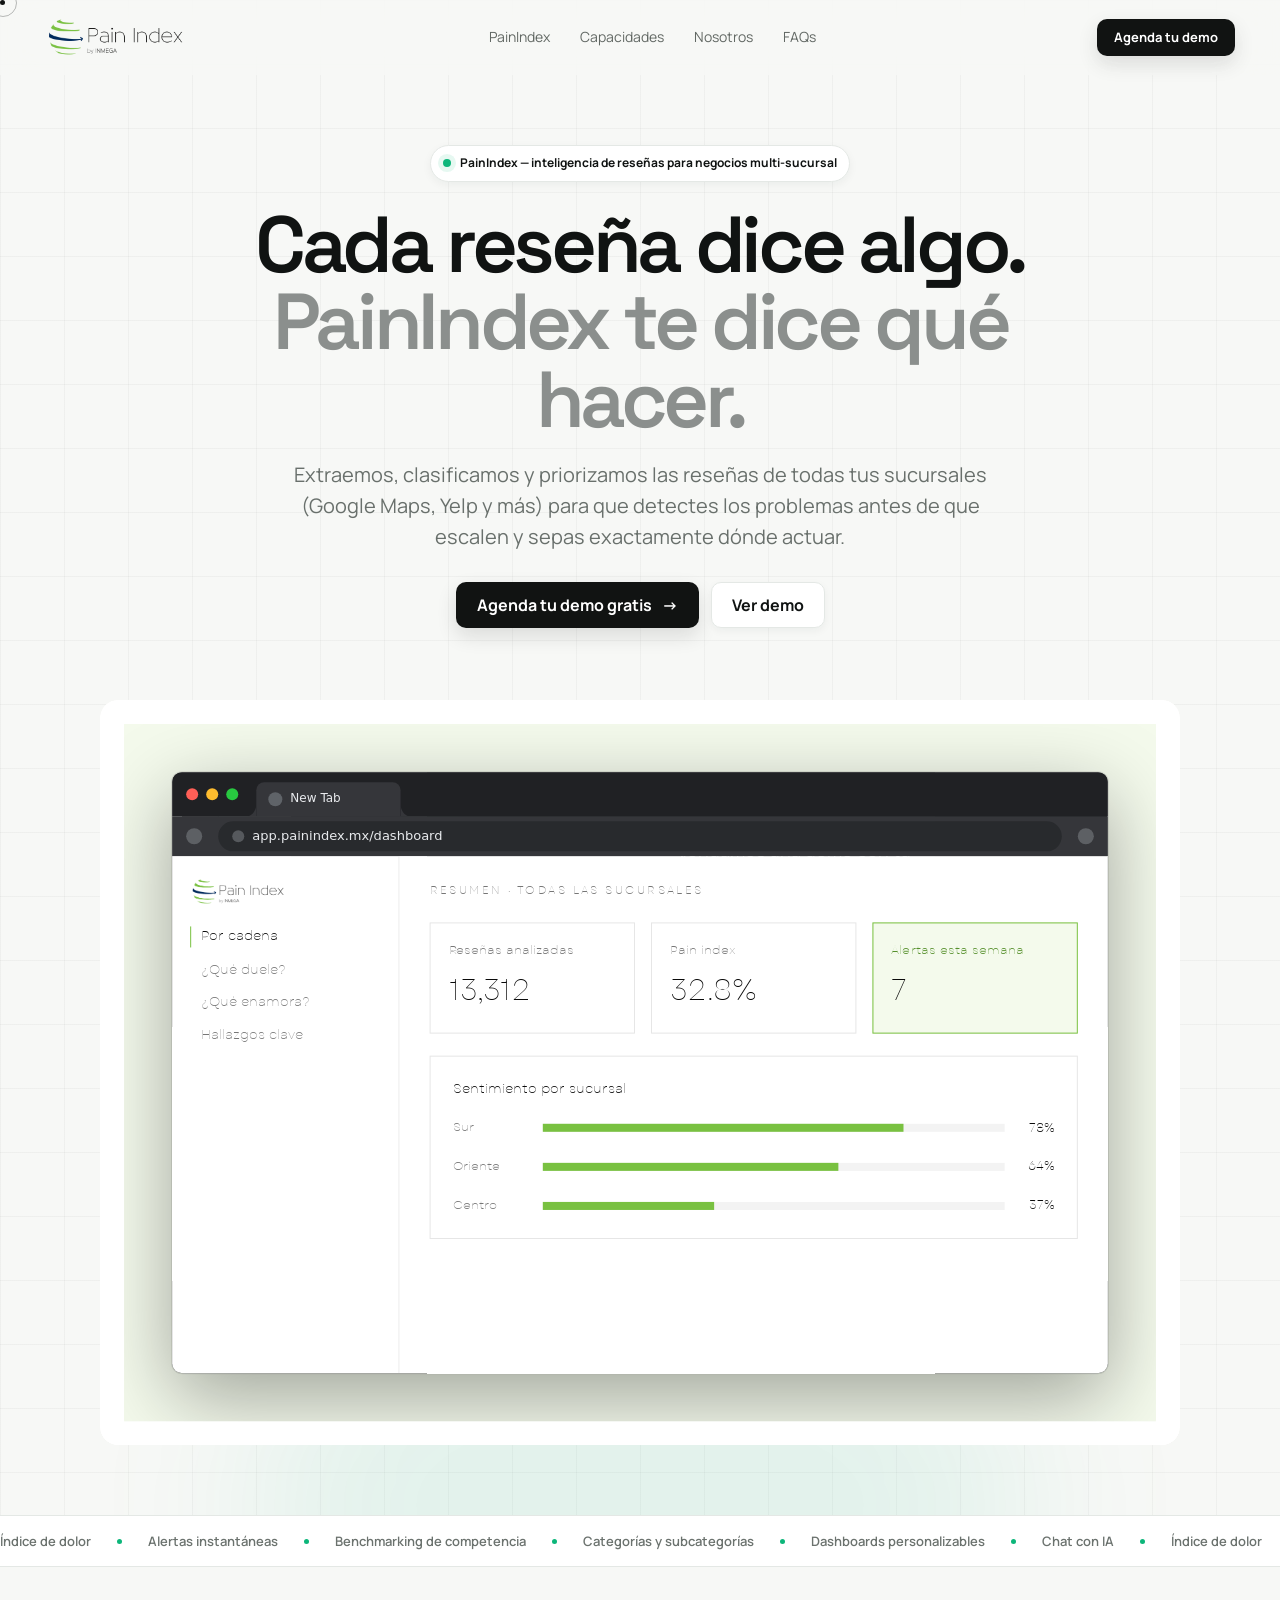
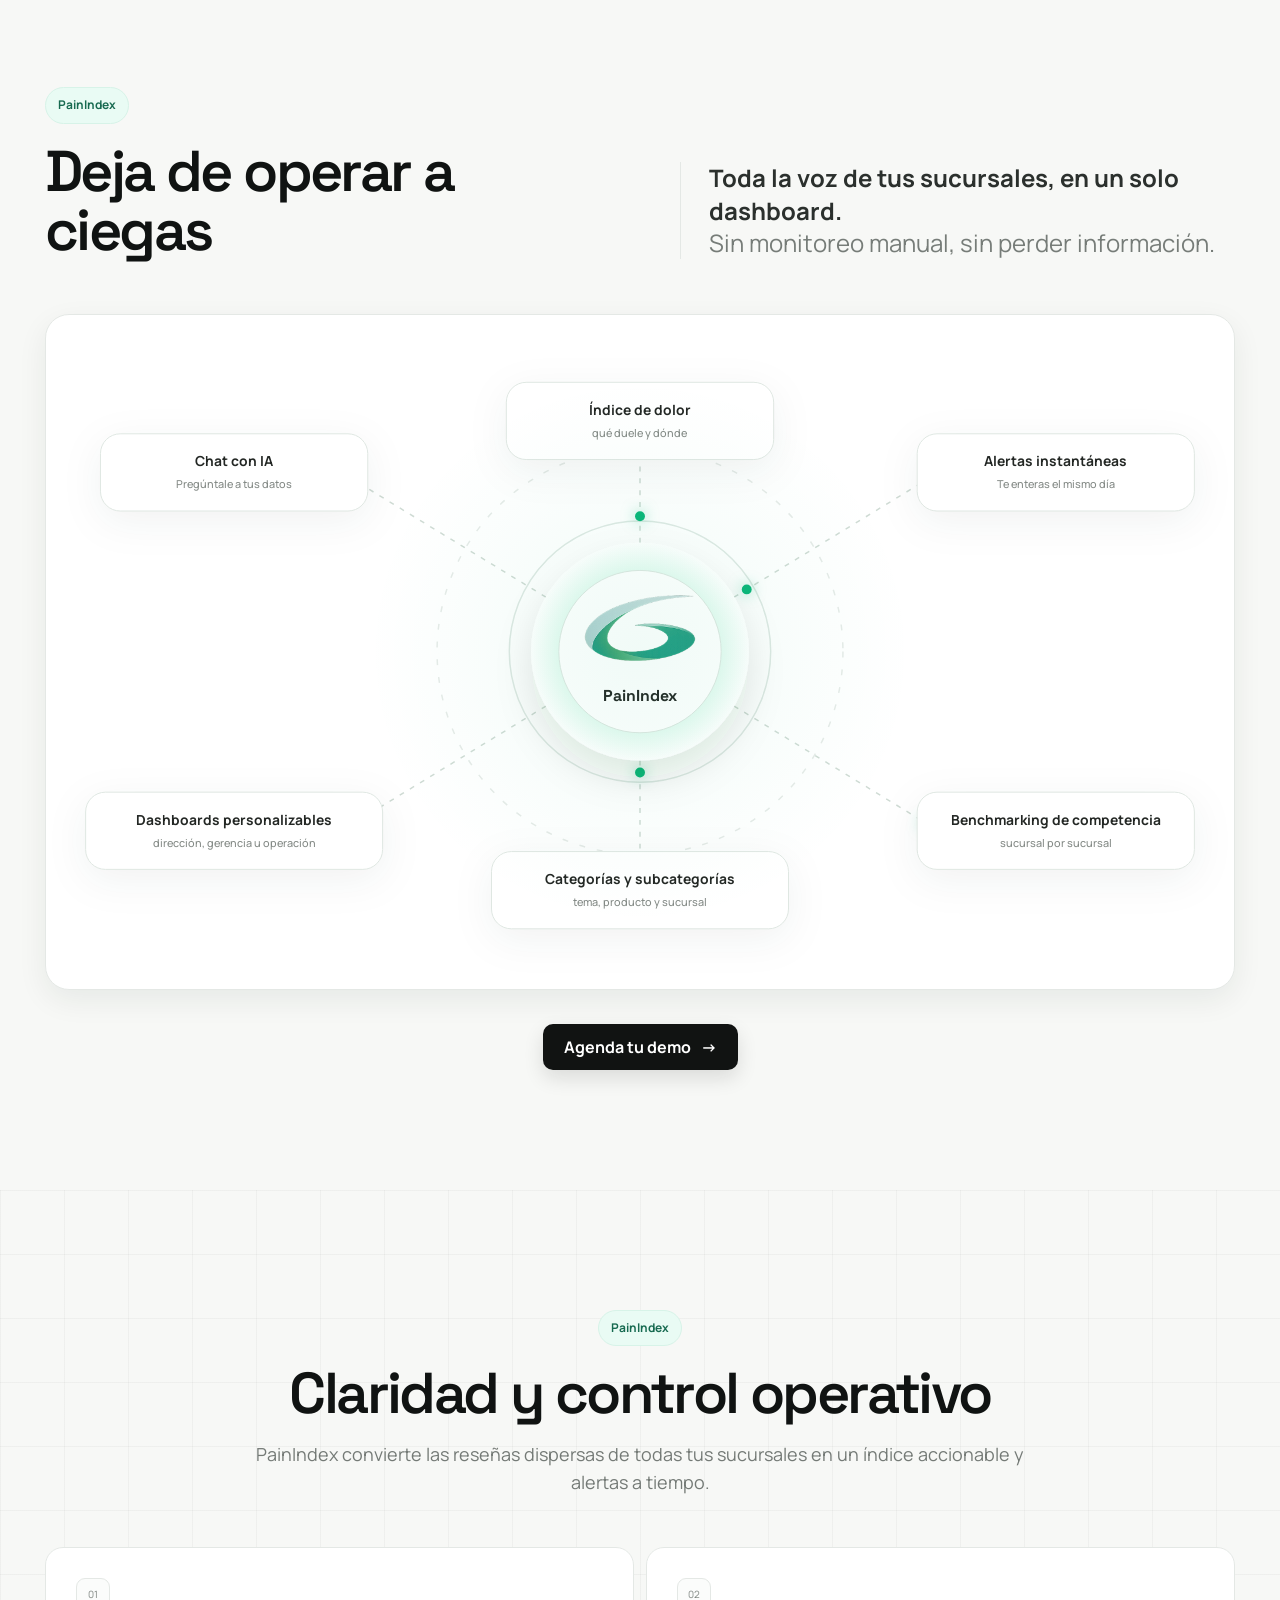
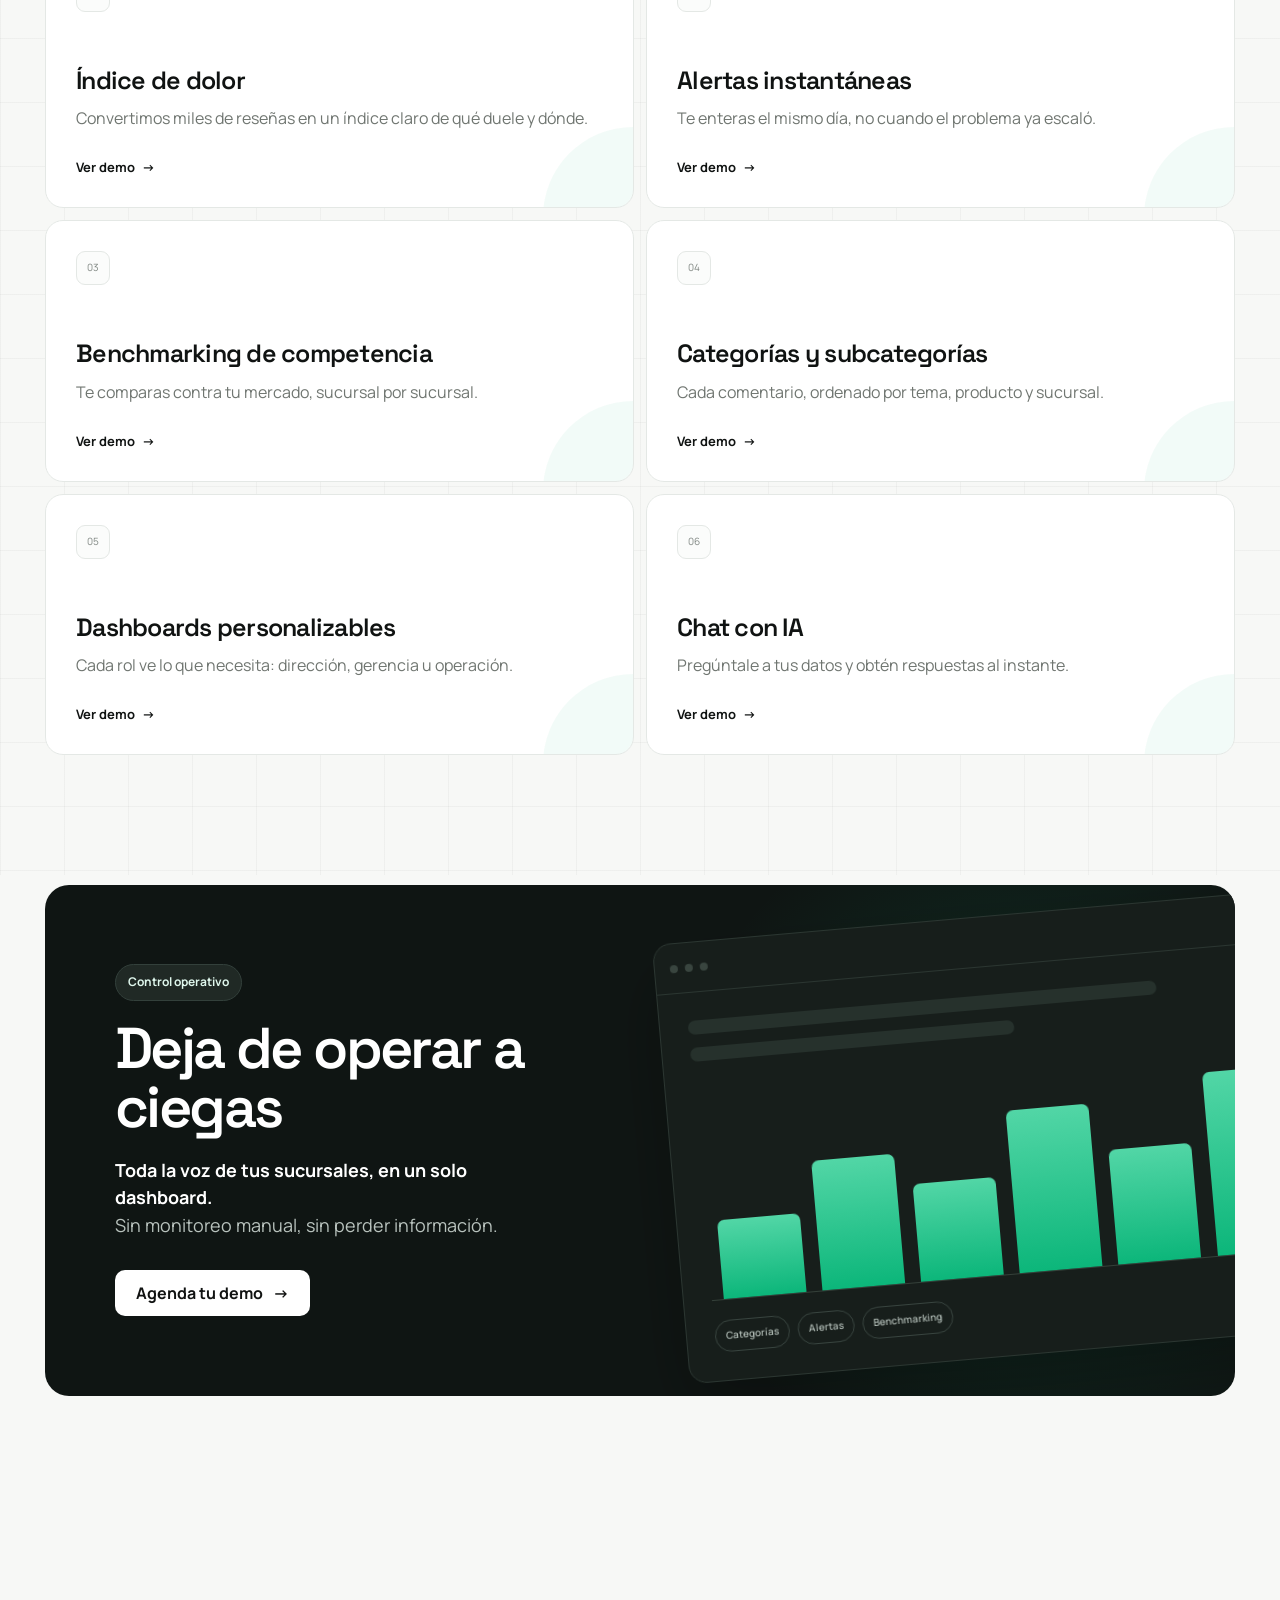
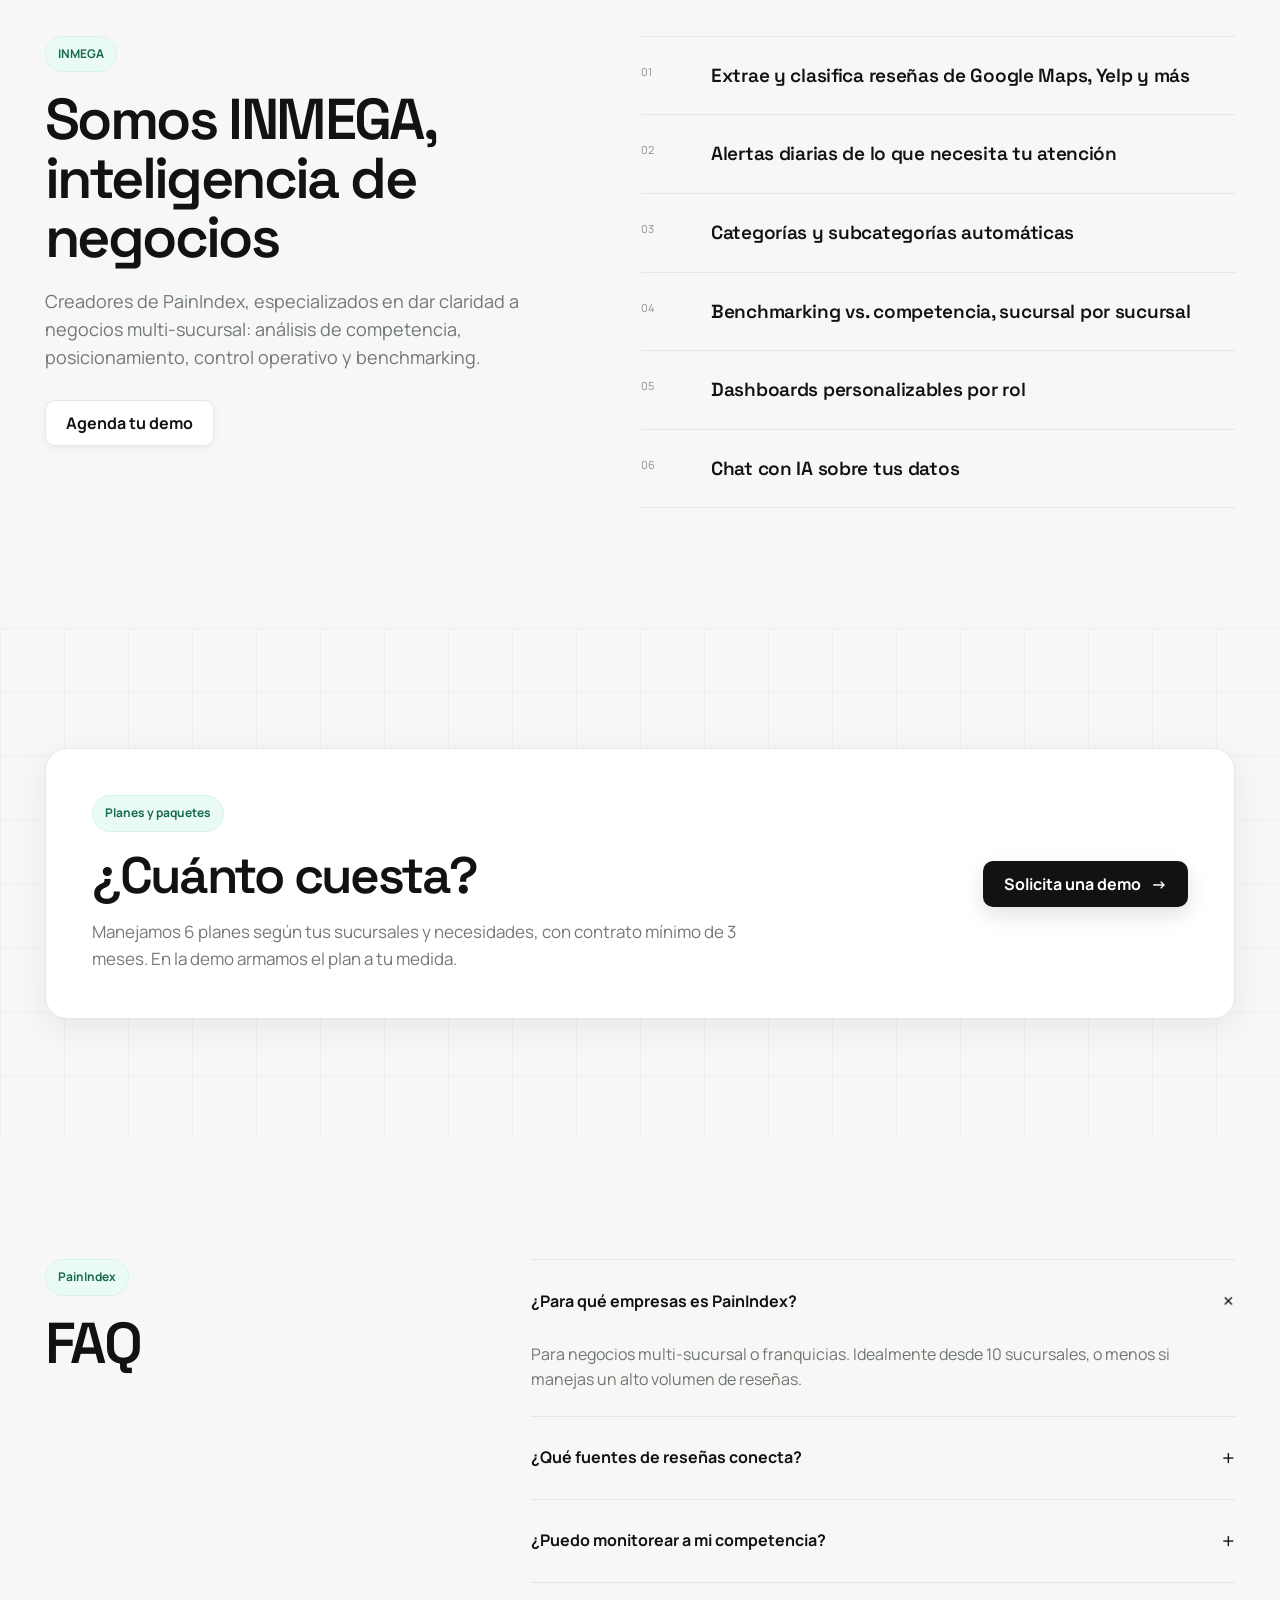
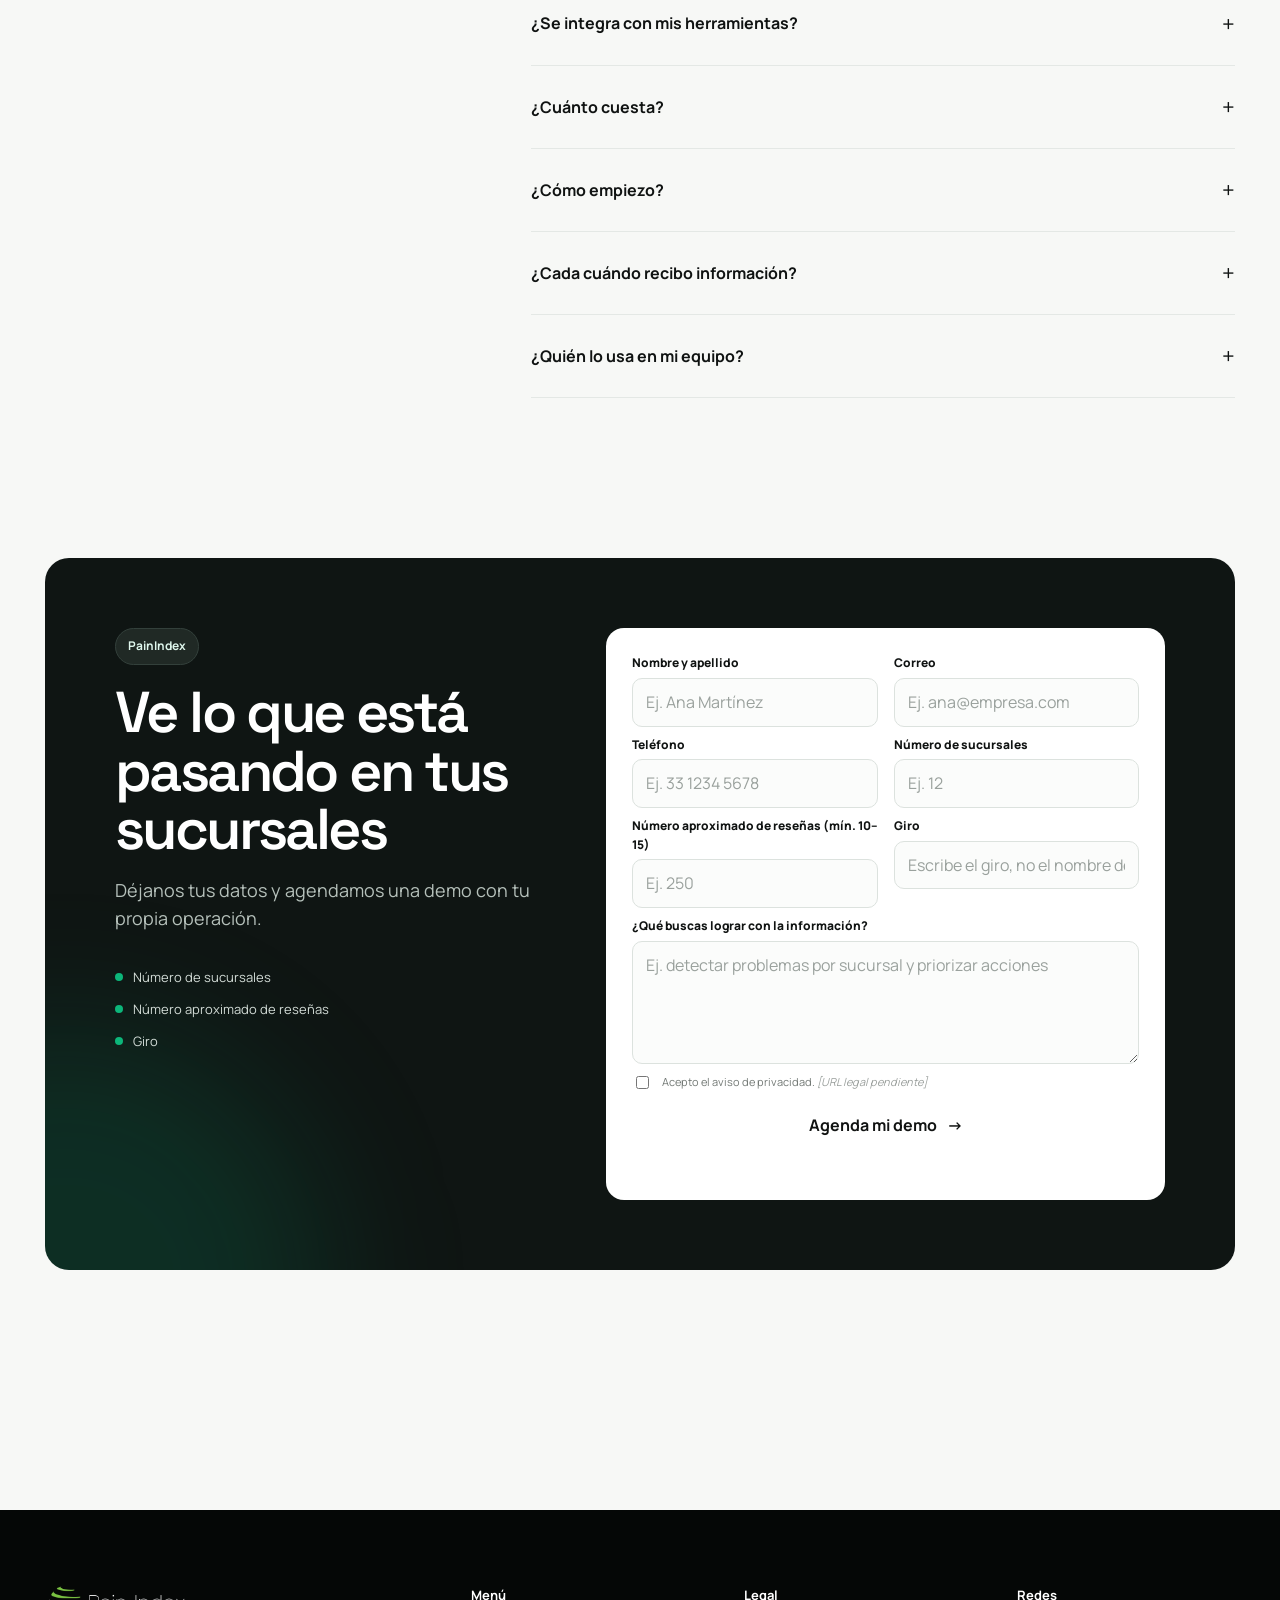
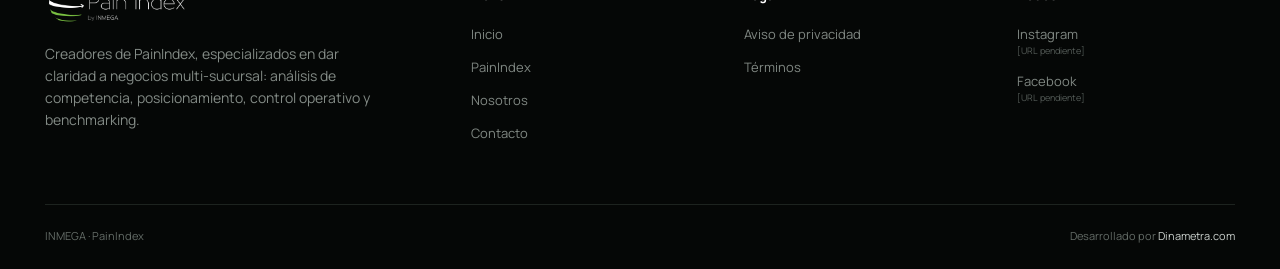
<file: index.html>
<!doctype html>
<html lang="es">
<head>
  <meta charset="utf-8">
  <meta name="viewport" content="width=device-width, initial-scale=1">
  <title>PainIndex de INMEGA | Inteligencia de reseñas multi-sucursal</title>
  <meta name="description" content="Extraemos, clasificamos y priorizamos las reseñas de todas tus sucursales (Google Maps, Yelp y más) para que detectes los problemas antes de que escalen y sepas exactamente dónde actuar.">
  <meta name="theme-color" content="#F7F8F6">
  <link rel="icon" type="image/png" href="assets/logos/favicon-painindex.png">
  <link rel="preconnect" href="https://fonts.googleapis.com">
  <link rel="preconnect" href="https://fonts.gstatic.com" crossorigin>
  <link href="https://fonts.googleapis.com/css2?family=Manrope:wght@400;500;600;700;800&family=Space+Grotesk:wght@500;600;700&display=swap" rel="stylesheet">
  <link rel="stylesheet" href="styles.css">
  <script src="script.js" defer></script>
</head>
<body>
  <a class="skip-link" href="#main">Saltar al contenido</a>

  <header class="site-header" data-header>
    <div class="container nav-inner">
      <a class="brand" href="#inicio" aria-label="INMEGA, ir al inicio">
        <img src="assets/logos/logo-painindex-bck.png" alt="PainIndex by INMEGA" width="1780" height="476">
      </a>

      <nav class="desktop-nav" aria-label="Navegación principal">
        <a href="#painindex">PainIndex</a>
        <a href="#capacidades">Capacidades</a>
        <a href="#nosotros">Nosotros</a>
        <a href="#faq">FAQs</a>
      </nav>

      <div class="nav-actions">
        <a class="btn btn-dark btn-small" href="#demo">Agenda tu demo</a>
        <button class="menu-toggle" type="button" aria-label="Abrir menú" aria-expanded="false" aria-controls="mobile-nav">
          <span></span><span></span>
        </button>
      </div>
    </div>

    <nav class="mobile-nav" id="mobile-nav" aria-label="Navegación móvil" hidden>
      <a href="#painindex">PainIndex</a>
      <a href="#capacidades">Capacidades</a>
      <a href="#nosotros">Nosotros</a>
      <a href="#faq">FAQs</a>
      <a class="btn btn-dark" href="#demo">Agenda tu demo</a>
    </nav>
  </header>

  <main id="main">
    <section class="hero grid-bg" id="inicio">
      <div class="container hero-inner">
        <div class="hero-copy reveal">
          <span class="pill"><span class="status-dot"></span> PainIndex — inteligencia de reseñas para negocios multi-sucursal</span>
          <h1>Cada reseña dice algo.<br><span>PainIndex te dice qué hacer.</span></h1>
          <p class="hero-sub">
            Extraemos, clasificamos y priorizamos las reseñas de todas tus sucursales
            (Google Maps, Yelp y más) para que detectes los problemas antes de que escalen
            y sepas exactamente dónde actuar.
          </p>
          <div class="hero-actions">
            <a class="btn btn-dark" href="#demo">Agenda tu demo gratis <span aria-hidden="true">→</span></a>
            <a class="btn btn-light" href="#painindex">Ver demo</a>
          </div>
        </div>

        <div class="product-stage reveal" aria-label="Vista conceptual del dashboard PainIndex">
          <div class="product-glow" aria-hidden="true"></div>
          <iframe class="platform-mockup" src="assets/mockups/2f-mockup-navegador.html" title="Vista animada de la plataforma PainIndex" loading="eager" scrolling="no"></iframe>
          <div class="product-shell">
            <div class="product-topbar">
              <div class="product-title">
                <img src="assets/logos/inmega-mark.png" alt="" aria-hidden="true">
                <strong>PainIndex</strong>
              </div>
              <div class="topbar-chips" aria-hidden="true">
                <span>Todas las sucursales</span>
                <span>Google Maps, Yelp y más</span>
              </div>
            </div>

            <div class="product-body">
              <aside class="product-sidebar" aria-hidden="true">
                <span class="side-active">Resumen</span>
                <span>Reseñas</span>
                <span>Categorías</span>
                <span>Benchmarking</span>
                <span>Alertas</span>
              </aside>

              <div class="product-main">
                <div class="dashboard-meta">
                  <div>
                    <span class="micro-label">dirección, gerencia u operación</span>
                    <h2>Toda la voz de tus sucursales, en un solo dashboard.</h2>
                  </div>
                  <span class="live-chip"><i></i> Dashboard en vivo</span>
                </div>

                <div class="metric-row">
                  <article class="metric-card">
                    <span>Índice de dolor</span>
                    <strong>qué duele y dónde</strong>
                    <div class="mini-spark" aria-hidden="true">
                      <svg viewBox="0 0 220 56">
                        <path class="spark-guide" d="M5 38 C40 10,67 48,105 23 S165 35,215 12"/>
                        <path class="spark-line" d="M5 38 C40 10,67 48,105 23 S165 35,215 12"/>
                      </svg>
                    </div>
                  </article>
                  <article class="metric-card">
                    <span>Alertas instantáneas</span>
                    <strong>Te enteras el mismo día</strong>
                    <div class="alert-stack" aria-hidden="true">
                      <i></i><i></i><i></i>
                    </div>
                  </article>
                  <article class="metric-card">
                    <span>Benchmarking de competencia</span>
                    <strong>sucursal por sucursal</strong>
                    <div class="bar-stack" aria-hidden="true">
                      <i style="--w:78%"></i><i style="--w:58%"></i><i style="--w:42%"></i>
                    </div>
                  </article>
                </div>

                <div class="dashboard-grid">
                  <article class="chart-card">
                    <div class="card-head">
                      <div>
                        <span class="micro-label">Categorías y subcategorías</span>
                        <strong>tema, producto y sucursal</strong>
                      </div>
                      <span class="chip">Ver demo</span>
                    </div>
                    <svg class="trend-chart" viewBox="0 0 620 240" role="img" aria-label="Gráfico conceptual de tendencias por categoría">
                      <defs>
                        <linearGradient id="chartFill" x1="0" x2="0" y1="0" y2="1">
                          <stop offset="0" stop-color="#0CB67A" stop-opacity=".18"/>
                          <stop offset="1" stop-color="#0CB67A" stop-opacity="0"/>
                        </linearGradient>
                      </defs>
                      <g class="chart-gridlines">
                        <line x1="20" y1="40" x2="600" y2="40"/>
                        <line x1="20" y1="100" x2="600" y2="100"/>
                        <line x1="20" y1="160" x2="600" y2="160"/>
                        <line x1="20" y1="220" x2="600" y2="220"/>
                      </g>
                      <path class="area-path" d="M20 190 C90 170,115 125,180 145 S285 70,350 100 S455 145,600 55 L600 220 L20 220 Z"/>
                      <path class="chart-path" d="M20 190 C90 170,115 125,180 145 S285 70,350 100 S455 145,600 55"/>
                      <g class="chart-points">
                        <circle cx="180" cy="145" r="5"/><circle cx="350" cy="100" r="5"/><circle cx="600" cy="55" r="5"/>
                      </g>
                    </svg>
                  </article>

                  <article class="insight-card">
                    <span class="micro-label">Chat con IA</span>
                    <strong>Pregúntale a tus datos</strong>
                    <div class="chat-bubble">Pregúntale a tus datos</div>
                    <div class="answer-lines" aria-hidden="true"><i></i><i></i><i></i></div>
                    <div class="prompt-bar" aria-hidden="true"><span>Pregúntale a tus datos</span><b>↑</b></div>
                  </article>
                </div>
              </div>
            </div>
          </div>
        </div>

        <!-- Visual conceptual: sin métricas reales ni información de clientes. -->
      </div>
    </section>

    <section class="capability-marquee" aria-label="Capacidades principales">
      <div class="marquee-track">
        <span>Índice de dolor</span><i></i>
        <span>Alertas instantáneas</span><i></i>
        <span>Benchmarking de competencia</span><i></i>
        <span>Categorías y subcategorías</span><i></i>
        <span>Dashboards personalizables</span><i></i>
        <span>Chat con IA</span><i></i>
        <span aria-hidden="true">Índice de dolor</span><i aria-hidden="true"></i>
        <span aria-hidden="true">Alertas instantáneas</span><i aria-hidden="true"></i>
        <span aria-hidden="true">Benchmarking de competencia</span><i aria-hidden="true"></i>
      </div>
    </section>

    <section class="section section-intro" id="painindex">
      <div class="container">
        <div class="split-heading reveal">
          <div>
            <span class="pill pill-soft">PainIndex</span>
            <h2>Deja de operar a ciegas</h2>
          </div>
          <p><strong>Toda la voz de tus sucursales, en un solo dashboard.</strong><br>Sin monitoreo manual, sin perder información.</p>
        </div>

        <div class="orbit-shell reveal">
          <svg class="orbit-svg" viewBox="0 0 1200 680" role="img" aria-labelledby="orbit-title orbit-desc">
            <title id="orbit-title">PainIndex</title>
            <desc id="orbit-desc">PainIndex convierte las reseñas dispersas de todas tus sucursales en un índice accionable y alertas a tiempo.</desc>
            <defs>
              <filter id="softShadow" x="-30%" y="-30%" width="160%" height="160%">
                <feDropShadow dx="0" dy="18" stdDeviation="18" flood-color="#0d2c22" flood-opacity=".10"/>
              </filter>
              <radialGradient id="coreGreen">
                <stop offset="0" stop-color="#ECFFF7"/>
                <stop offset=".62" stop-color="#D8F8EA"/>
                <stop offset="1" stop-color="#FFFFFF"/>
              </radialGradient>
            </defs>

            <circle class="orbit-ring orbit-ring-a" cx="600" cy="340" r="205"/>
            <circle class="orbit-ring orbit-ring-b" cx="600" cy="340" r="132"/>

            <g class="orbit-connectors">
              <path id="p1" d="M600 230 L600 105"/>
              <path id="p2" d="M695 285 L900 160"/>
              <path id="p3" d="M695 395 L900 520"/>
              <path id="p4" d="M600 450 L600 575"/>
              <path id="p5" d="M505 395 L300 520"/>
              <path id="p6" d="M505 285 L300 160"/>
            </g>

            <g class="flow-dots" aria-hidden="true">
              <circle r="5"><animateMotion dur="2.8s" repeatCount="indefinite"><mpath href="#p1"/></animateMotion></circle>
              <circle r="5"><animateMotion dur="3.2s" repeatCount="indefinite"><mpath href="#p2"/></animateMotion></circle>
              <circle r="5"><animateMotion dur="3.6s" repeatCount="indefinite"><mpath href="#p3"/></animateMotion></circle>
              <circle r="5"><animateMotion dur="3.1s" repeatCount="indefinite"><mpath href="#p4"/></animateMotion></circle>
              <circle r="5"><animateMotion dur="3.8s" repeatCount="indefinite"><mpath href="#p5"/></animateMotion></circle>
              <circle r="5"><animateMotion dur="3.4s" repeatCount="indefinite"><mpath href="#p6"/></animateMotion></circle>
            </g>

            <g class="core" filter="url(#softShadow)">
              <circle cx="600" cy="340" r="110" fill="url(#coreGreen)"/>
              <circle cx="600" cy="340" r="82" fill="#fff" stroke="#DDE7E1"/>
              <image href="assets/logos/inmega-mark.png" x="535" y="266" width="130" height="100" preserveAspectRatio="xMidYMid meet"/>
              <text x="600" y="390" text-anchor="middle">PainIndex</text>
            </g>

            <g class="orbit-node" transform="translate(465 68)">
              <rect width="270" height="78" rx="20"/>
              <text x="135" y="33" text-anchor="middle" class="node-title">Índice de dolor</text>
              <text x="135" y="55" text-anchor="middle" class="node-copy">qué duele y dónde</text>
            </g>
            <g class="orbit-node" transform="translate(880 120)">
              <rect width="280" height="78" rx="20"/>
              <text x="140" y="33" text-anchor="middle" class="node-title">Alertas instantáneas</text>
              <text x="140" y="55" text-anchor="middle" class="node-copy">Te enteras el mismo día</text>
            </g>
            <g class="orbit-node" transform="translate(880 482)">
              <rect width="280" height="78" rx="20"/>
              <text x="140" y="33" text-anchor="middle" class="node-title">Benchmarking de competencia</text>
              <text x="140" y="55" text-anchor="middle" class="node-copy">sucursal por sucursal</text>
            </g>
            <g class="orbit-node" transform="translate(450 542)">
              <rect width="300" height="78" rx="20"/>
              <text x="150" y="33" text-anchor="middle" class="node-title">Categorías y subcategorías</text>
              <text x="150" y="55" text-anchor="middle" class="node-copy">tema, producto y sucursal</text>
            </g>
            <g class="orbit-node" transform="translate(40 482)">
              <rect width="300" height="78" rx="20"/>
              <text x="150" y="33" text-anchor="middle" class="node-title">Dashboards personalizables</text>
              <text x="150" y="55" text-anchor="middle" class="node-copy">dirección, gerencia u operación</text>
            </g>
            <g class="orbit-node" transform="translate(55 120)">
              <rect width="270" height="78" rx="20"/>
              <text x="135" y="33" text-anchor="middle" class="node-title">Chat con IA</text>
              <text x="135" y="55" text-anchor="middle" class="node-copy">Pregúntale a tus datos</text>
            </g>
          </svg>

          <div class="orbit-mobile" aria-hidden="true">
            <div class="mobile-core"><img src="assets/logos/inmega-mark.png" alt="">PainIndex</div>
            <span>Índice de dolor</span><span>Alertas instantáneas</span><span>Benchmarking</span>
            <span>Categorías</span><span>Dashboards</span><span>Chat con IA</span>
          </div>
        </div>

        <div class="center-cta reveal"><a class="btn btn-dark" href="#demo">Agenda tu demo <span aria-hidden="true">→</span></a></div>
      </div>
    </section>

    <section class="section grid-bg" id="capacidades">
      <div class="container">
        <div class="section-header centered reveal">
          <span class="pill pill-soft">PainIndex</span>
          <h2>Claridad y control operativo</h2>
          <p>PainIndex convierte las reseñas dispersas de todas tus sucursales en un índice accionable y alertas a tiempo.</p>
        </div>

        <div class="feature-grid">
          <article class="feature-card reveal">
            <span class="feature-number">01</span>
            <h3>Índice de dolor</h3>
            <p>Convertimos miles de reseñas en un índice claro de qué duele y dónde.</p>
            <a href="#demo">Ver demo <span>→</span></a>
          </article>
          <article class="feature-card reveal">
            <span class="feature-number">02</span>
            <h3>Alertas instantáneas</h3>
            <p>Te enteras el mismo día, no cuando el problema ya escaló.</p>
            <a href="#demo">Ver demo <span>→</span></a>
          </article>
          <article class="feature-card reveal">
            <span class="feature-number">03</span>
            <h3>Benchmarking de competencia</h3>
            <p>Te comparas contra tu mercado, sucursal por sucursal.</p>
            <a href="#demo">Ver demo <span>→</span></a>
          </article>
          <article class="feature-card reveal">
            <span class="feature-number">04</span>
            <h3>Categorías y subcategorías</h3>
            <p>Cada comentario, ordenado por tema, producto y sucursal.</p>
            <a href="#demo">Ver demo <span>→</span></a>
          </article>
          <article class="feature-card reveal">
            <span class="feature-number">05</span>
            <h3>Dashboards personalizables</h3>
            <p>Cada rol ve lo que necesita: dirección, gerencia u operación.</p>
            <a href="#demo">Ver demo <span>→</span></a>
          </article>
          <article class="feature-card reveal">
            <span class="feature-number">06</span>
            <h3>Chat con IA</h3>
            <p>Pregúntale a tus datos y obtén respuestas al instante.</p>
            <a href="#demo">Ver demo <span>→</span></a>
          </article>
        </div>
      </div>
    </section>

    <section class="section contrast-section">
      <div class="container">
        <div class="contrast-card reveal">
          <div class="contrast-copy">
            <span class="pill pill-dark">Control operativo</span>
            <h2>Deja de operar a ciegas</h2>
            <p><strong>Toda la voz de tus sucursales, en un solo dashboard.</strong><br>Sin monitoreo manual, sin perder información.</p>
            <a class="btn btn-white" href="#demo">Agenda tu demo <span aria-hidden="true">→</span></a>
          </div>
          <div class="contrast-ui" aria-hidden="true">
            <div class="ui-window">
              <div class="ui-head"><span></span><span></span><span></span></div>
              <div class="ui-content">
                <div class="ui-row wide"></div>
                <div class="ui-row"></div>
                <div class="ui-chart">
                  <i style="--h:38%"></i><i style="--h:62%"></i><i style="--h:47%"></i><i style="--h:78%"></i><i style="--h:55%"></i><i style="--h:88%"></i>
                </div>
                <div class="ui-tags"><b>Categorías</b><b>Alertas</b><b>Benchmarking</b></div>
              </div>
            </div>
          </div>
        </div>
      </div>
    </section>

    <section class="section" id="nosotros">
      <div class="container about-layout">
        <div class="about-copy reveal">
          <span class="pill pill-soft">INMEGA</span>
          <h2>Somos INMEGA, inteligencia de negocios</h2>
          <p>Creadores de PainIndex, especializados en dar claridad a negocios multi-sucursal: análisis de competencia, posicionamiento, control operativo y benchmarking.</p>
          <a class="btn btn-light" href="#demo">Agenda tu demo</a>
        </div>
        <div class="about-list reveal">
          <div><span>01</span><p>Extrae y clasifica reseñas de Google Maps, Yelp y más</p></div>
          <div><span>02</span><p>Alertas diarias de lo que necesita tu atención</p></div>
          <div><span>03</span><p>Categorías y subcategorías automáticas</p></div>
          <div><span>04</span><p>Benchmarking vs. competencia, sucursal por sucursal</p></div>
          <div><span>05</span><p>Dashboards personalizables por rol</p></div>
          <div><span>06</span><p>Chat con IA sobre tus datos</p></div>
        </div>
      </div>
    </section>

    <section class="section plan-lite grid-bg">
      <div class="container">
        <div class="plan-lite-card reveal">
          <div>
            <span class="pill pill-soft">Planes y paquetes</span>
            <h2>¿Cuánto cuesta?</h2>
            <p>Manejamos 6 planes según tus sucursales y necesidades, con contrato mínimo de 3 meses. En la demo armamos el plan a tu medida.</p>
          </div>
          <a class="btn btn-dark" href="#demo">Solicita una demo <span aria-hidden="true">→</span></a>
        </div>
      </div>
    </section>

    <!-- Testimonios no publicados: el PDF exige autorización firmada antes de mostrar social proof. -->

    <section class="section faq-section" id="faq">
      <div class="container faq-layout">
        <div class="faq-heading reveal">
          <span class="pill pill-soft">PainIndex</span>
          <h2>FAQ</h2>
          
        </div>

        <div class="accordion reveal">
          <article class="faq-item is-open">
            <button type="button" aria-expanded="true" aria-controls="faq-a">
              <span>¿Para qué empresas es PainIndex?</span><b aria-hidden="true">+</b>
            </button>
            <div id="faq-a" class="faq-answer">
              <p>Para negocios multi-sucursal o franquicias. Idealmente desde 10 sucursales, o menos si manejas un alto volumen de reseñas.</p>
            </div>
          </article>
          <article class="faq-item">
            <button type="button" aria-expanded="false" aria-controls="faq-b">
              <span>¿Qué fuentes de reseñas conecta?</span><b aria-hidden="true">+</b>
            </button>
            <div id="faq-b" class="faq-answer" hidden>
              <p>Google Maps, Yelp y más plataformas donde tus clientes comentan, todas centralizadas en un dashboard.</p>
            </div>
          </article>
          <article class="faq-item">
            <button type="button" aria-expanded="false" aria-controls="faq-c">
              <span>¿Puedo monitorear a mi competencia?</span><b aria-hidden="true">+</b>
            </button>
            <div id="faq-c" class="faq-answer" hidden>
              <p>Sí. Te comparas contra tu mercado sucursal por sucursal, con las mismas categorías que aplicamos a tu negocio.</p>
            </div>
          </article>
          <article class="faq-item">
            <button type="button" aria-expanded="false" aria-controls="faq-d">
              <span>¿Se integra con mis herramientas?</span><b aria-hidden="true">+</b>
            </button>
            <div id="faq-d" class="faq-answer" hidden>
              <p>Sí: HubSpot, Zapier, Google y Meta, para que la información fluya sin trabajo manual.</p>
            </div>
          </article>
          <article class="faq-item">
            <button type="button" aria-expanded="false" aria-controls="faq-e">
              <span>¿Cuánto cuesta?</span><b aria-hidden="true">+</b>
            </button>
            <div id="faq-e" class="faq-answer" hidden>
              <p>Manejamos 6 planes según tus sucursales y necesidades, con contrato mínimo de 3 meses. En la demo armamos el plan a tu medida.</p>
            </div>
          </article>
          <article class="faq-item">
            <button type="button" aria-expanded="false" aria-controls="faq-f">
              <span>¿Cómo empiezo?</span><b aria-hidden="true">+</b>
            </button>
            <div id="faq-f" class="faq-answer" hidden>
              <p>Agenda una demo gratuita del dashboard con tus propios datos. Si te hace sentido, avanzamos con la contratación.</p>
            </div>
          </article>
          <article class="faq-item">
            <button type="button" aria-expanded="false" aria-controls="faq-g">
              <span>¿Cada cuándo recibo información?</span><b aria-hidden="true">+</b>
            </button>
            <div id="faq-g" class="faq-answer" hidden>
              <p>Alertas diarias directo a tu bandeja y un dashboard en vivo disponible 24/7.</p>
            </div>
          </article>
          <article class="faq-item">
            <button type="button" aria-expanded="false" aria-controls="faq-h">
              <span>¿Quién lo usa en mi equipo?</span><b aria-hidden="true">+</b>
            </button>
            <div id="faq-h" class="faq-answer" hidden>
              <p>Dirección, gerencia y operación: cada rol tiene su propio dashboard con lo que le importa.</p>
            </div>
          </article>
        </div>
      </div>
    </section>

    <section class="section demo-section" id="demo">
      <div class="container">
        <div class="demo-shell reveal">
          <div class="demo-copy">
            <span class="pill pill-dark">PainIndex</span>
            <h2>Ve lo que está pasando en tus sucursales</h2>
            <p>Déjanos tus datos y agendamos una demo con tu propia operación.</p>
            <div class="demo-points">
              <span><i></i>Número de sucursales</span>
              <span><i></i>Número aproximado de reseñas</span>
              <span><i></i>Giro</span>
            </div>
          </div>

          <form class="lead-form" id="leadForm" data-endpoint="[DATO PENDIENTE]" novalidate>
            <div class="field two">
              <label for="nombre">Nombre y apellido</label>
              <input id="nombre" name="nombre" autocomplete="name" placeholder="Ej. Ana Martínez" required>
              <small class="error"></small>
            </div>
            <div class="field two">
              <label for="correo">Correo</label>
              <input id="correo" name="correo" type="email" autocomplete="email" placeholder="Ej. ana@empresa.com" required>
              <small class="error"></small>
            </div>
            <div class="field two">
              <label for="telefono">Teléfono</label>
              <input id="telefono" name="telefono" type="tel" autocomplete="tel" placeholder="Ej. 33 1234 5678" required>
              <small class="error"></small>
            </div>
            <div class="field two">
              <label for="sucursales">Número de sucursales</label>
              <input id="sucursales" name="sucursales" type="number" min="1" inputmode="numeric" placeholder="Ej. 12" required>
              <small class="error"></small>
            </div>
            <div class="field two">
              <label for="resenas">Número aproximado de reseñas (mín. 10–15)</label>
              <input id="resenas" name="resenas" type="number" min="0" inputmode="numeric" aria-describedby="resenas-help" placeholder="Ej. 250" required>
              
              <small class="error"></small>
            </div>
            <div class="field two">
              <label for="giro">Giro</label>
              <input id="giro" name="giro" autocomplete="organization-title" placeholder="Escribe el giro, no el nombre de empresa" required>
              <small class="error"></small>
            </div>
            <div class="field full">
              <label for="objetivo">¿Qué buscas lograr con la información?</label>
              <textarea id="objetivo" name="objetivo" rows="4" placeholder="Ej. detectar problemas por sucursal y priorizar acciones" required></textarea>
              <small class="error"></small>
            </div>
            <label class="legal-check full">
              <input type="checkbox" name="privacidad" required>
              <span>Acepto el aviso de privacidad. <em>[URL legal pendiente]</em></span>
            </label>

            <button class="btn btn-white full" type="submit">Agenda mi demo <span aria-hidden="true">→</span></button>
            <p class="form-status full" id="formStatus" role="status" aria-live="polite"></p>
          </form>
        </div>
      </div>
    </section>
  </main>

  <footer class="site-footer">
    <div class="container footer-grid">
      <div class="footer-brand">
        <img src="assets/logos/logo-painindex-WH.png" alt="PainIndex by INMEGA" width="1780" height="476">
        <p>Creadores de PainIndex, especializados en dar claridad a negocios multi-sucursal: análisis de competencia, posicionamiento, control operativo y benchmarking.</p>
      </div>
      <div>
        <strong>Menú</strong>
        <a href="#inicio">Inicio</a>
        <a href="#painindex">PainIndex</a>
        <a href="#nosotros">Nosotros</a>
        <a href="#demo">Contacto</a>
      </div>
      <div>
        <strong>Legal</strong>
        <a href="#" data-pending-link>Aviso de privacidad</a>
        <a href="#" data-pending-link>Términos</a>
      </div>
      <div>
        <strong>Redes</strong>
        <span class="pending-social">Instagram <small>[URL pendiente]</small></span>
        <span class="pending-social">Facebook <small>[URL pendiente]</small></span>
      </div>
    </div>
    <div class="container footer-bottom">
      <span>INMEGA · PainIndex</span>
      <span>Desarrollado por <a href="https://dinametra.com/" target="_blank" rel="noopener">Dinametra.com</a></span>
    </div>
  </footer>

  <div class="cursor-dot" aria-hidden="true"></div>
  <div class="cursor-ring" aria-hidden="true"></div>
</body>
</html>
</file>
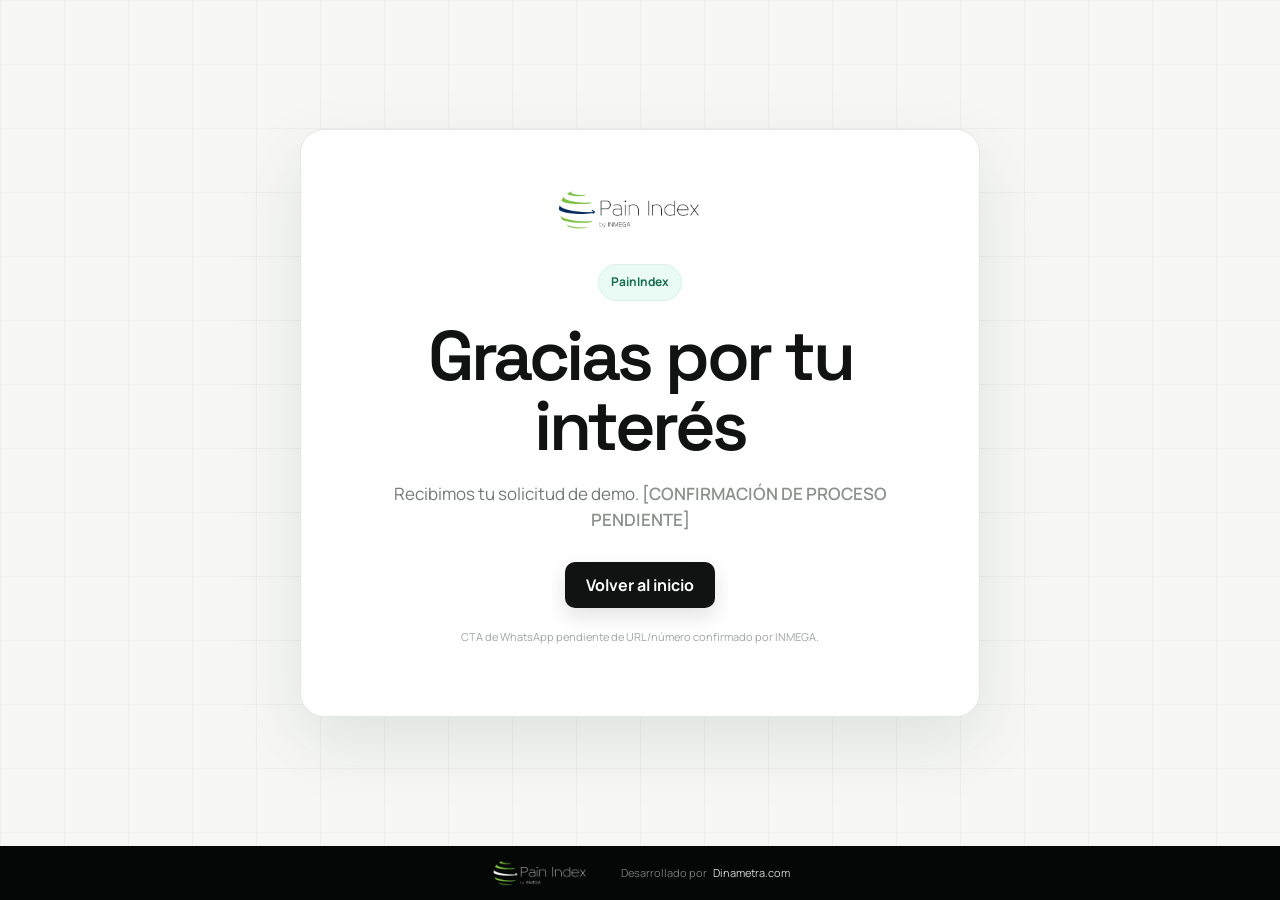
<file: gracias.html>
<!doctype html>
<html lang="es">
<head>
  <meta charset="utf-8">
  <meta name="viewport" content="width=device-width, initial-scale=1">
  <title>Gracias | PainIndex de INMEGA</title>
  <meta name="description" content="Gracias por solicitar una demo de PainIndex.">
  <link rel="icon" type="image/png" href="assets/logos/favicon-painindex.png">
  <link rel="preconnect" href="https://fonts.googleapis.com">
  <link rel="preconnect" href="https://fonts.gstatic.com" crossorigin>
  <link href="https://fonts.googleapis.com/css2?family=Manrope:wght@400;500;600;700;800&family=Space+Grotesk:wght@500;600;700&display=swap" rel="stylesheet">
  <link rel="stylesheet" href="styles.css">
</head>
<body class="thankyou-body">
  <main class="thankyou-page grid-bg">
    <div class="thankyou-card">
      <img src="assets/logos/logo-painindex-bck.png" alt="PainIndex by INMEGA" class="thankyou-logo" width="1780" height="476">
      <span class="pill pill-soft">PainIndex</span>
      <h1>Gracias por tu interés</h1>
      <p>Recibimos tu solicitud de demo. <strong>[CONFIRMACIÓN DE PROCESO PENDIENTE]</strong></p>
      <div class="thankyou-actions">
        <a class="btn btn-dark" href="index.html">Volver al inicio</a>
      </div>
      <p class="thankyou-pending">CTA de WhatsApp pendiente de URL/número confirmado por INMEGA.</p>
    </div>
  </main>
  <footer class="thankyou-footer"><img src="assets/logos/logo-painindex-WH.png" alt="PainIndex by INMEGA" width="1780" height="476"><span>Desarrollado por <a href="https://dinametra.com/" target="_blank" rel="noopener">Dinametra.com</a></span></footer>
</body>
</html>
</file>
<file: styles.css>
:root{
  --paper:#f7f8f6;
  --white:#ffffff;
  --ink:#101312;
  --muted:#6f7572;
  --line:#e4e8e5;
  --soft:#eef2ef;
  --green:#0cb67a;
  --green-2:#087d57;
  --green-soft:#e9fbf4;
  --night:#0f1513;
  --night-2:#17201d;
  --shadow:0 26px 70px rgba(16,38,30,.10);
  --shadow-soft:0 10px 30px rgba(16,38,30,.07);
  --radius:22px;
  --container:1190px;
  --font-body:"Manrope",system-ui,sans-serif;
  --font-display:"Space Grotesk","Manrope",system-ui,sans-serif;
}
*{box-sizing:border-box}
html{scroll-behavior:smooth}
body{margin:0;color:var(--ink);background:var(--paper);font-family:var(--font-body);line-height:1.55;overflow-x:hidden}
body.menu-open{overflow:hidden}
img{display:block;max-width:100%}
a{color:inherit;text-decoration:none}
button,input,textarea{font:inherit}
button,a,input,textarea{ -webkit-tap-highlight-color:transparent}
:focus-visible{outline:3px solid rgba(12,182,122,.45);outline-offset:4px}
[hidden]{display:none!important}
.container{width:min(var(--container),calc(100% - 36px));margin-inline:auto}
.grid-bg{
  background-color:var(--paper);
  background-image:
    linear-gradient(rgba(16,19,18,.035) 1px,transparent 1px),
    linear-gradient(90deg,rgba(16,19,18,.035) 1px,transparent 1px);
  background-size:64px 64px;
}
.skip-link{position:fixed;left:18px;top:-80px;z-index:9999;background:#fff;border:1px solid var(--line);padding:11px 16px;border-radius:12px}
.skip-link:focus{top:18px}

.site-header{position:fixed;z-index:100;inset:0 0 auto;background:rgba(247,248,246,.82);backdrop-filter:blur(16px);border-bottom:1px solid transparent;transition:.3s ease}
.site-header.scrolled{border-color:var(--line);background:rgba(247,248,246,.96)}
.nav-inner{height:74px;display:flex;align-items:center;justify-content:space-between;gap:24px}
.brand img{height:38px;width:auto;object-fit:contain}
.desktop-nav{display:flex;align-items:center;gap:30px;font-size:14px;color:#626864}
.desktop-nav a{transition:.2s}
.desktop-nav a:hover{color:#0d0f0e}
.nav-actions{display:flex;align-items:center;gap:10px}
.menu-toggle{display:none;width:44px;height:44px;border:1px solid var(--line);background:#fff;border-radius:12px;place-content:center;gap:5px;cursor:pointer}
.menu-toggle span{display:block;width:20px;height:2px;background:var(--ink);transition:.25s}
.mobile-nav{display:none}
.btn{display:inline-flex;align-items:center;justify-content:center;gap:10px;border:1px solid transparent;border-radius:10px;padding:14px 20px;font-weight:700;line-height:1;transition:transform .22s,box-shadow .22s,background .22s,border-color .22s;cursor:pointer}
.btn:hover{transform:translateY(-2px)}
.btn-dark{background:#111312;color:#fff;box-shadow:0 8px 20px rgba(17,19,18,.12)}
.btn-dark:hover{box-shadow:0 14px 28px rgba(17,19,18,.18)}
.btn-light{background:#fff;border-color:var(--line);box-shadow:0 3px 9px rgba(16,38,30,.05)}
.btn-light:hover{border-color:#ccd4cf}
.btn-white{background:#fff;color:#111312}
.btn-small{padding:11px 16px;font-size:13px}
.pill{display:inline-flex;align-items:center;gap:9px;border:1px solid var(--line);background:#fff;border-radius:999px;padding:8px 12px;font-size:12px;font-weight:700;box-shadow:0 3px 10px rgba(16,38,30,.05)}
.pill-soft{background:var(--green-soft);border-color:#d7f3e8;color:#176a50;box-shadow:none}
.pill-dark{background:#202925;border-color:#33403b;color:#dff7ed;box-shadow:none}
.status-dot{width:8px;height:8px;border-radius:50%;background:var(--green);box-shadow:0 0 0 5px rgba(12,182,122,.10)}
.micro-label{display:block;color:#8a918d;text-transform:uppercase;letter-spacing:.08em;font-size:10px;font-weight:800}

.hero{padding:145px 0 70px;min-height:980px;position:relative;overflow:hidden}
.hero::after{content:"";position:absolute;width:780px;height:500px;border-radius:50%;left:50%;bottom:-240px;transform:translateX(-50%);background:rgba(12,182,122,.08);filter:blur(80px);pointer-events:none}
.hero-inner{text-align:center;position:relative;z-index:1}
.hero-copy{max-width:920px;margin:0 auto}
.hero h1{font:600 clamp(48px,6.2vw,84px)/.98 var(--font-display);letter-spacing:-.055em;margin:24px auto 20px}
.hero h1 span{color:#8b8f8d}
.hero-sub{max-width:730px;margin:0 auto;color:#69706c;font-size:clamp(17px,2vw,20px)}
.hero-actions{display:flex;align-items:center;justify-content:center;gap:12px;margin-top:30px;flex-wrap:wrap}
.product-stage{max-width:1080px;margin:72px auto 0;position:relative;overflow:hidden;border-radius:18px}
.product-stage>.product-shell{display:none}
.platform-mockup{position:relative;z-index:1;display:block;width:1078px;height:744px;border:0;border-radius:18px;background:#fff;box-shadow:0 35px 90px rgba(16,38,30,.13);overflow:hidden;transform-origin:top left}
.product-glow{position:absolute;inset:15% 8% -10%;background:rgba(12,182,122,.12);filter:blur(70px);border-radius:50%;pointer-events:none}
.product-shell{position:relative;background:#fff;border:1px solid #dfe5e1;border-radius:18px;box-shadow:0 35px 90px rgba(16,38,30,.13);overflow:hidden;text-align:left;transform:perspective(1800px) rotateX(2deg);transform-origin:center top}
.product-topbar{height:62px;border-bottom:1px solid var(--line);display:flex;align-items:center;justify-content:space-between;padding:0 18px}
.product-title{display:flex;align-items:center;gap:9px;font-size:13px}
.product-title img{width:28px;height:28px;object-fit:contain}
.topbar-chips{display:flex;gap:8px}
.topbar-chips span,.chip{border:1px solid var(--line);border-radius:8px;padding:7px 9px;font-size:10px;color:#727873;background:#fbfcfb}
.product-body{display:grid;grid-template-columns:148px 1fr;min-height:520px}
.product-sidebar{border-right:1px solid var(--line);padding:16px 12px;display:flex;flex-direction:column;gap:5px}
.product-sidebar span{padding:10px 12px;border-radius:8px;font-size:11px;color:#7d837f}
.product-sidebar .side-active{background:#eef1ef;color:#242825;font-weight:700}
.product-main{padding:22px}
.dashboard-meta{display:flex;align-items:flex-start;justify-content:space-between;gap:20px;margin-bottom:18px}
.dashboard-meta h2{font:600 22px/1.1 var(--font-display);letter-spacing:-.03em;margin:4px 0 0}
.live-chip{font-size:10px;border:1px solid var(--line);border-radius:999px;padding:7px 10px;color:#5f6762;background:#fbfcfb;white-space:nowrap}
.live-chip i{display:inline-block;width:7px;height:7px;background:var(--green);border-radius:50%;margin-right:6px;animation:pulse 1.8s infinite}
.metric-row{display:grid;grid-template-columns:repeat(3,1fr);gap:12px;margin-bottom:12px}
.metric-card,.chart-card,.insight-card{border:1px solid var(--line);border-radius:14px;background:#fff;box-shadow:0 4px 13px rgba(16,38,30,.035)}
.metric-card{padding:16px;min-height:118px}
.metric-card>span{display:block;font-size:10px;color:#8a918d;margin-bottom:5px}
.metric-card>strong{font-size:13px}
.mini-spark svg{width:100%;height:45px;margin-top:10px}
.spark-guide{fill:none;stroke:#e7ebe8;stroke-width:7;stroke-linecap:round}
.spark-line{fill:none;stroke:var(--green);stroke-width:3;stroke-linecap:round;stroke-dasharray:260;stroke-dashoffset:260;animation:draw 2.8s .4s ease forwards}
.alert-stack{display:flex;gap:7px;margin-top:18px;align-items:flex-end}
.alert-stack i{display:block;height:8px;border-radius:999px;background:#edf1ee;flex:1;position:relative;overflow:hidden}
.alert-stack i::after{content:"";position:absolute;inset:0;background:var(--green);transform:translateX(-100%);animation:load 2.2s ease infinite}
.alert-stack i:nth-child(2)::after{animation-delay:.25s}.alert-stack i:nth-child(3)::after{animation-delay:.5s}
.bar-stack{display:grid;gap:7px;margin-top:14px}
.bar-stack i{display:block;height:7px;width:var(--w);background:linear-gradient(90deg,var(--green),#8dddc0);border-radius:999px;transform-origin:left;animation:grow 2.2s ease both}
.dashboard-grid{display:grid;grid-template-columns:1.6fr .85fr;gap:12px}
.chart-card{padding:16px}
.card-head{display:flex;align-items:center;justify-content:space-between;gap:12px}
.card-head strong{font-size:13px}
.trend-chart{width:100%;height:240px;margin-top:8px}
.chart-gridlines line{stroke:#edf0ee;stroke-width:1}
.area-path{fill:url(#chartFill)}
.chart-path{fill:none;stroke:var(--green);stroke-width:3.5;stroke-linecap:round;stroke-dasharray:800;stroke-dashoffset:800;animation:draw 3.8s .4s ease forwards}
.chart-points circle{fill:#fff;stroke:var(--green);stroke-width:3}
.insight-card{padding:18px;display:flex;flex-direction:column;min-width:0}
.insight-card>strong{font-size:14px;margin:6px 0 16px}
.chat-bubble{background:#f5f7f5;border:1px solid var(--line);border-radius:11px;padding:12px;font-size:11px;line-height:1.4}
.answer-lines{display:grid;gap:8px;margin-top:16px}
.answer-lines i{height:7px;background:#eef1ef;border-radius:999px;width:90%;animation:shimmer 2.2s infinite}
.answer-lines i:nth-child(2){width:72%;animation-delay:.2s}.answer-lines i:nth-child(3){width:52%;animation-delay:.4s}
.prompt-bar{margin-top:auto;border:1px solid var(--line);border-radius:10px;padding:8px 8px 8px 11px;display:flex;align-items:center;justify-content:space-between;gap:8px;color:#9ba19d;font-size:10px}
.prompt-bar b{display:grid;place-items:center;width:26px;height:26px;border-radius:8px;background:#171a18;color:#fff}
.visual-note{font-size:11px;color:#919793;margin:16px 0 0}

.capability-marquee{border-block:1px solid var(--line);overflow:hidden;background:#fff}
.marquee-track{display:flex;align-items:center;gap:26px;width:max-content;padding:15px 0;animation:marquee 28s linear infinite;font-size:13px;color:#6b726e;font-weight:600}
.marquee-track span{white-space:nowrap}
.marquee-track i{width:5px;height:5px;border-radius:50%;background:var(--green);display:block}

.section{padding:120px 0;position:relative}
.split-heading{display:grid;grid-template-columns:1fr 1fr;gap:80px;align-items:end;margin-bottom:55px}
.split-heading h2,.section-header h2,.contrast-copy h2,.about-copy h2,.plan-lite-card h2,.faq-heading h2,.demo-copy h2{
  font:600 clamp(38px,4.5vw,62px)/1.02 var(--font-display);letter-spacing:-.045em;margin:18px 0 0
}
.split-heading p{margin:0;color:#767c78;font-size:clamp(18px,2vw,24px);line-height:1.35;border-left:1px solid var(--line);padding-left:28px}
.split-heading p strong{color:#2b302d}
.orbit-shell{border:1px solid var(--line);border-radius:24px;background:#fff;box-shadow:var(--shadow-soft);overflow:hidden;position:relative}
.orbit-shell::before{content:"";position:absolute;inset:0;background:radial-gradient(circle at 50% 50%,rgba(12,182,122,.06),transparent 40%);pointer-events:none}
.orbit-svg{width:100%;display:block;min-height:620px}
.orbit-ring{fill:none;stroke:#e6ebe8;stroke-width:1.5}
.orbit-ring-a{stroke-dasharray:6 12;transform-origin:600px 340px;animation:spin 30s linear infinite}
.orbit-ring-b{stroke:#dfe9e4}
.orbit-connectors path{fill:none;stroke:#cfdbd4;stroke-width:1.5;stroke-dasharray:5 7}
.flow-dots circle{fill:var(--green);filter:drop-shadow(0 0 7px rgba(12,182,122,.5))}
.core text{font:700 16px var(--font-display);fill:#252a27}
.orbit-node rect{fill:#fff;stroke:#dfe7e2;filter:drop-shadow(0 10px 20px rgba(16,38,30,.06))}
.node-title{font:700 14px var(--font-body);fill:#232724}
.node-copy{font:500 11px var(--font-body);fill:#848a86}
.orbit-mobile{display:none}
.center-cta{text-align:center;margin-top:34px}

.section-header{max-width:780px;margin-bottom:50px}
.section-header.centered{text-align:center;margin-inline:auto}
.section-header h2{margin-top:18px}
.section-header p{color:#747a76;font-size:18px}
.feature-grid{display:grid;grid-template-columns:repeat(2,1fr);gap:12px}
.feature-card{background:#fff;border:1px solid var(--line);border-radius:18px;padding:30px;min-height:260px;display:flex;flex-direction:column;transition:.28s ease;position:relative;overflow:hidden}
.feature-card::after{content:"";position:absolute;width:180px;height:180px;border-radius:50%;right:-90px;bottom:-100px;background:rgba(12,182,122,.05);transition:.3s}
.feature-card:hover{transform:translateY(-5px);box-shadow:var(--shadow-soft);border-color:#d2ddd6}
.feature-card:hover::after{transform:scale(1.3)}
.feature-number{display:inline-grid;place-items:center;width:34px;height:34px;border:1px solid var(--line);border-radius:9px;background:#fbfcfb;font-size:10px;color:#7e8580;margin-bottom:55px}
.feature-card h3{font:600 25px/1.1 var(--font-display);letter-spacing:-.03em;margin:0 0 12px}
.feature-card p{color:#707671;max-width:520px;margin:0 0 26px}
.feature-card a{margin-top:auto;font-size:13px;font-weight:700;display:inline-flex;gap:7px;align-items:center;width:max-content}
.feature-card a span{transition:.2s}.feature-card a:hover span{transform:translateX(4px)}

.contrast-section{padding-top:10px}
.contrast-card{background:var(--night);color:#fff;border-radius:24px;min-height:500px;display:grid;grid-template-columns:1fr 1.05fr;overflow:hidden;position:relative}
.contrast-card::before{content:"";position:absolute;inset:0;background:radial-gradient(circle at 82% 50%,rgba(12,182,122,.18),transparent 35%)}
.contrast-copy{padding:70px;position:relative;z-index:1;display:flex;flex-direction:column;align-items:flex-start;justify-content:center}
.contrast-copy h2{max-width:480px}
.contrast-copy p{color:#b8c2bd;font-size:18px;max-width:470px;margin:20px 0 30px}
.contrast-copy p strong{color:#fff}
.contrast-ui{position:relative;min-height:500px;display:grid;place-items:center;padding:35px 0 35px 35px}
.ui-window{width:115%;background:#171e1b;border:1px solid #2b3631;border-radius:18px;box-shadow:0 30px 70px rgba(0,0,0,.28);transform:rotate(-5deg) translateX(8%);overflow:hidden}
.ui-head{height:50px;border-bottom:1px solid #2b3631;display:flex;gap:7px;align-items:center;padding:0 15px}
.ui-head span{width:8px;height:8px;border-radius:50%;background:#39453f}
.ui-content{padding:28px}
.ui-row{height:14px;border-radius:999px;background:#26312c;width:54%;margin-bottom:13px}
.ui-row.wide{width:78%}
.ui-chart{height:210px;margin-top:30px;display:flex;align-items:flex-end;gap:16px;border-bottom:1px solid #344039;padding:0 12px}
.ui-chart i{flex:1;height:var(--h);background:linear-gradient(#52d6a6,var(--green));border-radius:7px 7px 0 0;transform-origin:bottom;animation:growY 2.8s ease both}
.ui-tags{display:flex;gap:8px;margin-top:20px}
.ui-tags b{font-size:10px;border:1px solid #38443f;border-radius:999px;padding:7px 10px;color:#aeb9b3;font-weight:600}

.about-layout{display:grid;grid-template-columns:.92fr 1.08fr;gap:90px;align-items:start}
.about-copy{position:sticky;top:120px}
.about-copy p{color:#717874;font-size:18px;max-width:530px;margin:22px 0 28px}
.about-list{border-top:1px solid var(--line)}
.about-list>div{display:grid;grid-template-columns:52px 1fr;gap:18px;align-items:start;padding:26px 0;border-bottom:1px solid var(--line)}
.about-list span{font-size:11px;color:#8a918d}
.about-list p{margin:0;font:600 19px/1.35 var(--font-display);letter-spacing:-.015em}

.plan-lite-card{border:1px solid var(--line);background:#fff;border-radius:22px;padding:46px;display:flex;justify-content:space-between;align-items:center;gap:40px;box-shadow:var(--shadow-soft)}
.plan-lite-card h2{font-size:clamp(34px,4vw,52px)}
.plan-lite-card p{color:#747a76;max-width:660px;font-size:17px;margin-bottom:0}
.plan-lite-card .btn{flex:0 0 auto}

.faq-layout{display:grid;grid-template-columns:.72fr 1.28fr;gap:90px;align-items:start}
.faq-heading{position:sticky;top:120px}
.faq-heading p{color:#767c78;font-size:17px;max-width:420px}
.accordion{border-top:1px solid var(--line)}
.faq-item{border-bottom:1px solid var(--line)}
.faq-item button{width:100%;border:0;background:transparent;padding:24px 0;display:flex;align-items:center;justify-content:space-between;gap:20px;text-align:left;font-weight:700;cursor:pointer;color:var(--ink)}
.faq-item button b{font-size:22px;font-weight:400;transition:.25s}
.faq-item.is-open button b{transform:rotate(45deg)}
.faq-answer{padding:0 46px 24px 0}
.faq-answer p{margin:0;color:#707671;max-width:700px}

.demo-section{padding-top:40px}
.demo-shell{background:var(--night);color:#fff;border-radius:24px;padding:70px;display:grid;grid-template-columns:.86fr 1.14fr;gap:70px;align-items:start;position:relative;overflow:hidden}
.demo-shell::before{content:"";position:absolute;width:520px;height:520px;border-radius:50%;background:rgba(12,182,122,.16);filter:blur(70px);left:-240px;bottom:-280px}
.demo-copy{position:relative;z-index:1}
.demo-copy p{color:#b5c0ba;font-size:18px;max-width:450px}
.demo-points{display:grid;gap:12px;margin-top:34px;color:#d2dbd6;font-size:13px}
.demo-points span{display:flex;align-items:center;gap:10px}
.demo-points i{width:8px;height:8px;border-radius:50%;background:var(--green)}
.lead-form{background:#fff;color:var(--ink);border-radius:18px;padding:26px;display:grid;grid-template-columns:1fr 1fr;column-gap:16px;row-gap:9px;position:relative;z-index:1}
.field{display:flex;flex-direction:column;gap:5px}
.field.two{grid-column:span 1}.field.full,.lead-form>.full{grid-column:1/-1}
.field label{font-size:12px;font-weight:800}
.field input,.field textarea{width:100%;border:1px solid #dce2de;background:#fbfcfb;border-radius:10px;padding:11px 13px;color:var(--ink);transition:.2s}
.field input::placeholder,.field textarea::placeholder{color:#9aa19d;opacity:1}
.field input:focus,.field textarea:focus{outline:none;border-color:#77c7aa;box-shadow:0 0 0 4px rgba(12,182,122,.08);background:#fff}
.field input[aria-invalid="true"],.field textarea[aria-invalid="true"]{border-color:#c95c5c}
.field-help{font-size:10px;color:#8b918d}
.error{font-size:10px;color:#a64747;min-height:0}
.error:empty{display:none}
.legal-check{display:flex;gap:10px;align-items:flex-start;font-size:11px;color:#737975}
.legal-check input{margin-top:3px;accent-color:var(--green)}
.legal-check em{color:#9ca19e}
.lead-form .btn{border-radius:10px;padding:15px}
.form-status{margin:0;font-size:11px;color:#6b726e;min-height:16px}
.form-status.is-warning{color:#9a6b15}

.site-footer{background:#050706;color:#fff;padding:75px 0 25px;margin-top:120px}
.footer-grid{display:grid;grid-template-columns:1.7fr repeat(3,1fr);gap:55px;padding-bottom:60px}
.footer-brand img{width:165px;height:auto;filter:none}
.footer-brand p{color:#838b86;max-width:330px;font-size:14px;margin-top:20px}
.footer-grid>div:not(.footer-brand){display:flex;flex-direction:column;gap:13px}
.footer-grid strong{font-size:13px;margin-bottom:6px}
.footer-grid a,.pending-social{color:#808883;font-size:13px}
.footer-grid a:hover{color:#fff}
.pending-social small{display:block;color:#555c58;font-size:9px}
.footer-bottom{border-top:1px solid #1d231f;padding-top:22px;display:flex;justify-content:space-between;gap:20px;color:#646c67;font-size:11px}
.footer-bottom a{color:#cbd1cd}

.reveal{opacity:0;transform:translateY(24px);transition:opacity .75s ease,transform .75s cubic-bezier(.2,.7,.2,1)}
.reveal.is-visible{opacity:1;transform:none}

/* Floating cards — ajuste solicitado */
.metric-card,
.chart-card,
.insight-card,
.feature-card,
.plan-lite-card,
.product-shell,
.orbit-shell,
.contrast-card,
.ui-window,
.demo-shell{
  will-change:translate;
  animation:cardFloat 4.6s ease-in-out infinite;
}
.metric-card:nth-child(2),
.feature-card:nth-child(2),
.feature-card:nth-child(5),
.insight-card,
.plan-lite-card{animation-delay:-1.15s}
.metric-card:nth-child(3),
.feature-card:nth-child(3),
.feature-card:nth-child(6),
.chart-card,
.ui-window{animation-delay:-2.3s}
.feature-card:nth-child(4),
.orbit-shell,
.contrast-card,
.demo-shell{animation-delay:-3.45s}
.product-shell{animation-duration:5.4s}
.ui-window{animation-duration:4.2s}
@keyframes cardFloat{
  0%,100%{translate:0 0}
  50%{translate:0 -11px}
}

@keyframes pulse{0%,100%{box-shadow:0 0 0 0 rgba(12,182,122,.18)}50%{box-shadow:0 0 0 7px rgba(12,182,122,0)}}
@keyframes draw{to{stroke-dashoffset:0}}
@keyframes load{0%{transform:translateX(-100%)}55%,100%{transform:translateX(100%)}}
@keyframes grow{from{transform:scaleX(.05)}to{transform:scaleX(1)}}
@keyframes growY{from{transform:scaleY(.05)}to{transform:scaleY(1)}}
@keyframes shimmer{0%,100%{opacity:.55}50%{opacity:1}}
@keyframes marquee{to{transform:translateX(-33.33%)}}
@keyframes spin{to{transform:rotate(360deg)}}

.cursor-dot,.cursor-ring{position:fixed;left:0;top:0;pointer-events:none;z-index:9998;border-radius:50%;opacity:0;transition:opacity .2s}
.cursor-dot{width:5px;height:5px;background:#111312}
.cursor-ring{width:28px;height:28px;border:1px solid rgba(17,19,18,.28);margin:-11.5px 0 0 -11.5px;transition:width .18s,height .18s,margin .18s,border-color .18s,opacity .2s}
body.cursor-ready .cursor-dot,body.cursor-ready .cursor-ring{opacity:1}
body.cursor-hover .cursor-ring{width:40px;height:40px;margin:-17.5px 0 0 -17.5px;border-color:rgba(12,182,122,.58)}

@media (max-width:980px){
  .desktop-nav{display:none}
  .menu-toggle{display:grid}
  .mobile-nav{position:fixed;top:74px;left:14px;right:14px;background:#fff;border:1px solid var(--line);border-radius:16px;padding:16px;box-shadow:var(--shadow);flex-direction:column;gap:4px}
  .mobile-nav:not([hidden]){display:flex}
  .mobile-nav a:not(.btn){padding:12px 10px;border-bottom:1px solid #f0f2f0}
  .hero{padding-top:125px;min-height:auto}
  .product-body{grid-template-columns:1fr}
  .product-sidebar{display:none}
  .metric-row{grid-template-columns:1fr 1fr}.metric-card:nth-child(3){grid-column:1/-1}
  .dashboard-grid{grid-template-columns:1fr}
  .orbit-svg{display:none}.orbit-mobile{display:grid;grid-template-columns:repeat(2,1fr);gap:10px;padding:26px}
  .mobile-core{grid-column:1/-1;display:flex;align-items:center;justify-content:center;gap:9px;border:1px solid #dce8e1;background:var(--green-soft);border-radius:16px;padding:18px;font-weight:800}
  .mobile-core img{width:46px;height:36px;object-fit:contain}
  .orbit-mobile span{border:1px solid var(--line);background:#fff;border-radius:12px;padding:16px;font-size:12px;font-weight:700;text-align:center}
  .split-heading,.about-layout,.faq-layout{grid-template-columns:1fr;gap:40px}
  .split-heading p{border-left:0;border-top:1px solid var(--line);padding:22px 0 0}
  .contrast-card{grid-template-columns:1fr}
  .contrast-copy{padding:55px}
  .contrast-ui{min-height:360px;padding:0 0 0 50px}
  .ui-window{width:105%;transform:rotate(-4deg) translate(8%,8%)}
  .about-copy,.faq-heading{position:relative;top:auto}
  .plan-lite-card{align-items:flex-start;flex-direction:column}
  .demo-shell{grid-template-columns:1fr;padding:50px;gap:45px}
  .footer-grid{grid-template-columns:1.5fr 1fr 1fr}.footer-grid>div:last-child{grid-column:2/-1}
}
@media (max-width:680px){
  .container{width:min(100% - 26px,var(--container))}
  .site-header .btn-small{display:none}
  .brand img{height:34px}
  .hero{padding:112px 0 50px}
  .hero h1{font-size:clamp(42px,13vw,64px)}
  .hero-sub{font-size:16px}
  .hero-actions{flex-direction:column;align-items:stretch}
  .hero-actions .btn{width:100%}
  .product-stage{margin-top:52px}
  .product-shell{border-radius:14px;transform:none}
  .product-topbar{padding:0 11px;height:54px}
  .topbar-chips{display:none}
  .product-body{min-height:auto}
  .product-main{padding:12px}
  .dashboard-meta{align-items:center}
  .dashboard-meta h2{font-size:17px}
  .metric-row{grid-template-columns:1fr}
  .metric-card:nth-child(3){grid-column:auto}
  .trend-chart{height:180px}
  .insight-card{min-height:230px}
  .visual-note{font-size:9px}
  .section{padding:82px 0}
  .split-heading h2,.section-header h2,.contrast-copy h2,.about-copy h2,.plan-lite-card h2,.faq-heading h2,.demo-copy h2{font-size:clamp(34px,11vw,48px)}
  .feature-grid{grid-template-columns:1fr}
  .feature-card{padding:24px;min-height:225px}
  .feature-number{margin-bottom:42px}
  .contrast-copy{padding:38px 28px}
  .contrast-ui{min-height:300px;padding-left:20px}
  .ui-window{width:110%;transform:rotate(-3deg) translate(7%,5%)}
  .ui-chart{height:150px;gap:9px}
  .about-layout{gap:45px}
  .plan-lite-card{padding:30px}
  .faq-layout{gap:28px}
  .faq-item button{padding:20px 0}
  .demo-shell{padding:30px 20px;border-radius:18px}
  .lead-form{grid-template-columns:1fr;padding:18px}
  .field.two{grid-column:1/-1}
  .footer-grid{grid-template-columns:1fr 1fr;gap:38px}
  .footer-brand{grid-column:1/-1}
  .footer-grid>div:last-child{grid-column:auto}
  .footer-bottom{flex-direction:column}
  .cursor-dot,.cursor-ring{display:none}
}
@media (prefers-reduced-motion:reduce){
  *,*::before,*::after{scroll-behavior:auto!important;animation-duration:.001ms!important;animation-iteration-count:1!important;transition-duration:.001ms!important}
  .reveal{opacity:1;transform:none}
}

.thankyou-body{min-height:100vh;margin:0;background:var(--paper)}
.thankyou-page{min-height:calc(100vh - 54px);display:grid;place-items:center;padding:40px}
.thankyou-card{width:min(680px,100%);background:#fff;border:1px solid var(--line);border-radius:24px;padding:60px;text-align:center;box-shadow:var(--shadow)}
.thankyou-logo{width:170px;height:auto;margin:0 auto 34px}
.thankyou-card h1{font:600 clamp(42px,7vw,70px)/1 var(--font-display);letter-spacing:-.05em;margin:20px 0}
.thankyou-card p{color:#737975;font-size:17px}
.thankyou-card p strong{color:#8b918d;font-weight:600}
.thankyou-actions{display:flex;justify-content:center;margin-top:28px}
.thankyou-pending{font-size:11px!important;color:#a0a5a2!important;margin-top:20px}
.thankyou-footer{height:54px;background:#050706;color:#717873;display:flex;align-items:center;justify-content:center;gap:18px;font-size:11px}
.thankyou-footer img{width:112px;height:auto}
.thankyou-footer a{color:#cfd5d1;margin-left:4px}
@media(max-width:680px){.thankyou-page{padding:18px}.thankyou-card{padding:38px 22px}}
</file>
